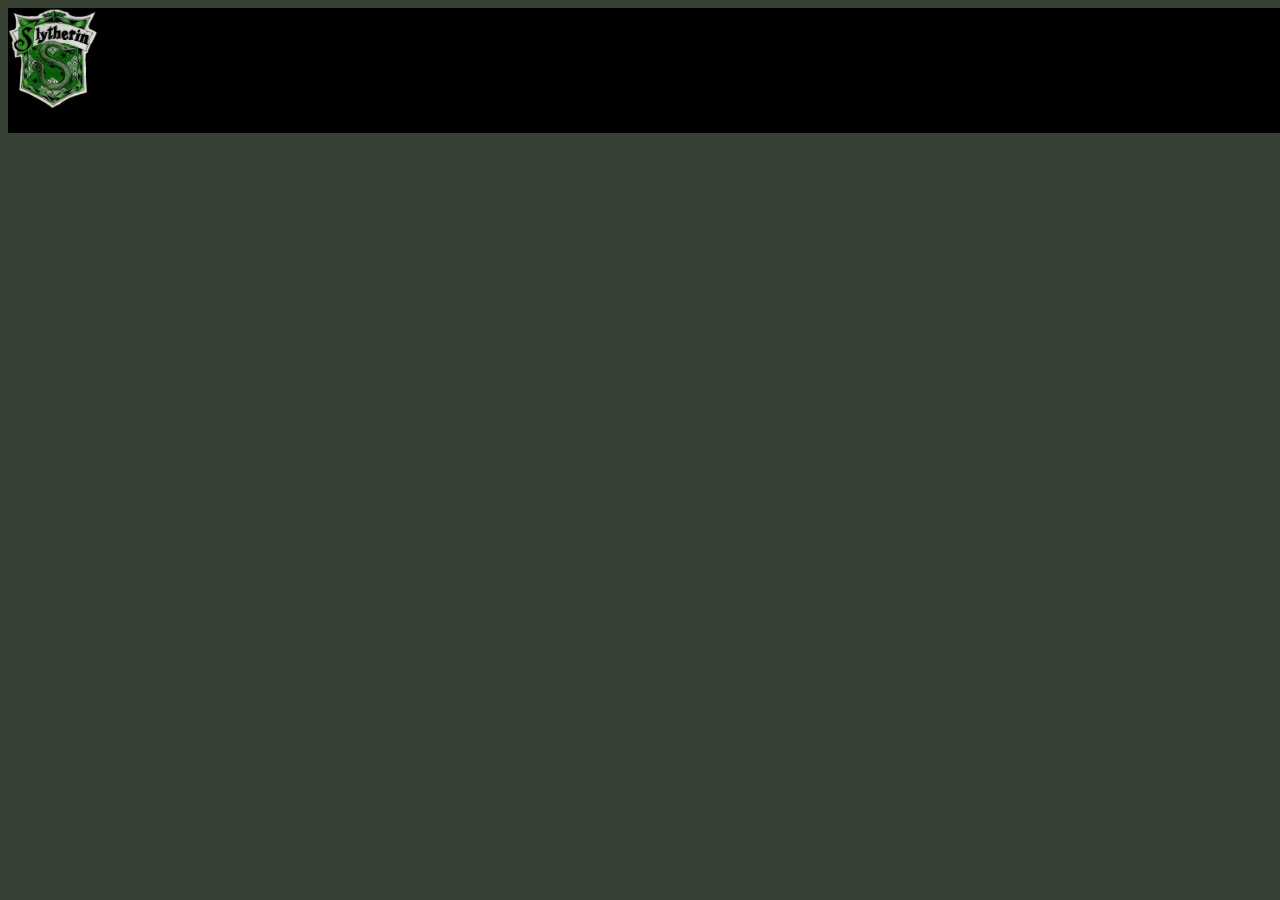
<file: ELO/index.html>
<!DOCTYPE html>
<html lang="pt-br">
<head>
    <meta charset="UTF-8">
    <meta http-equiv="X-UA-Compatible" content="IE=edge">
    <meta name="viewport" content="width=device-width, initial-scale=1.0">
    <title>eloize</title>
    <link rel="stylesheet" href="style.css">
</head>
<body>
    <div>

        <div class="sonserina">
            <img class="cobra" src="sonse.jpeg" alt="">
        </div>
    </div>
</body>
</html>
</file>
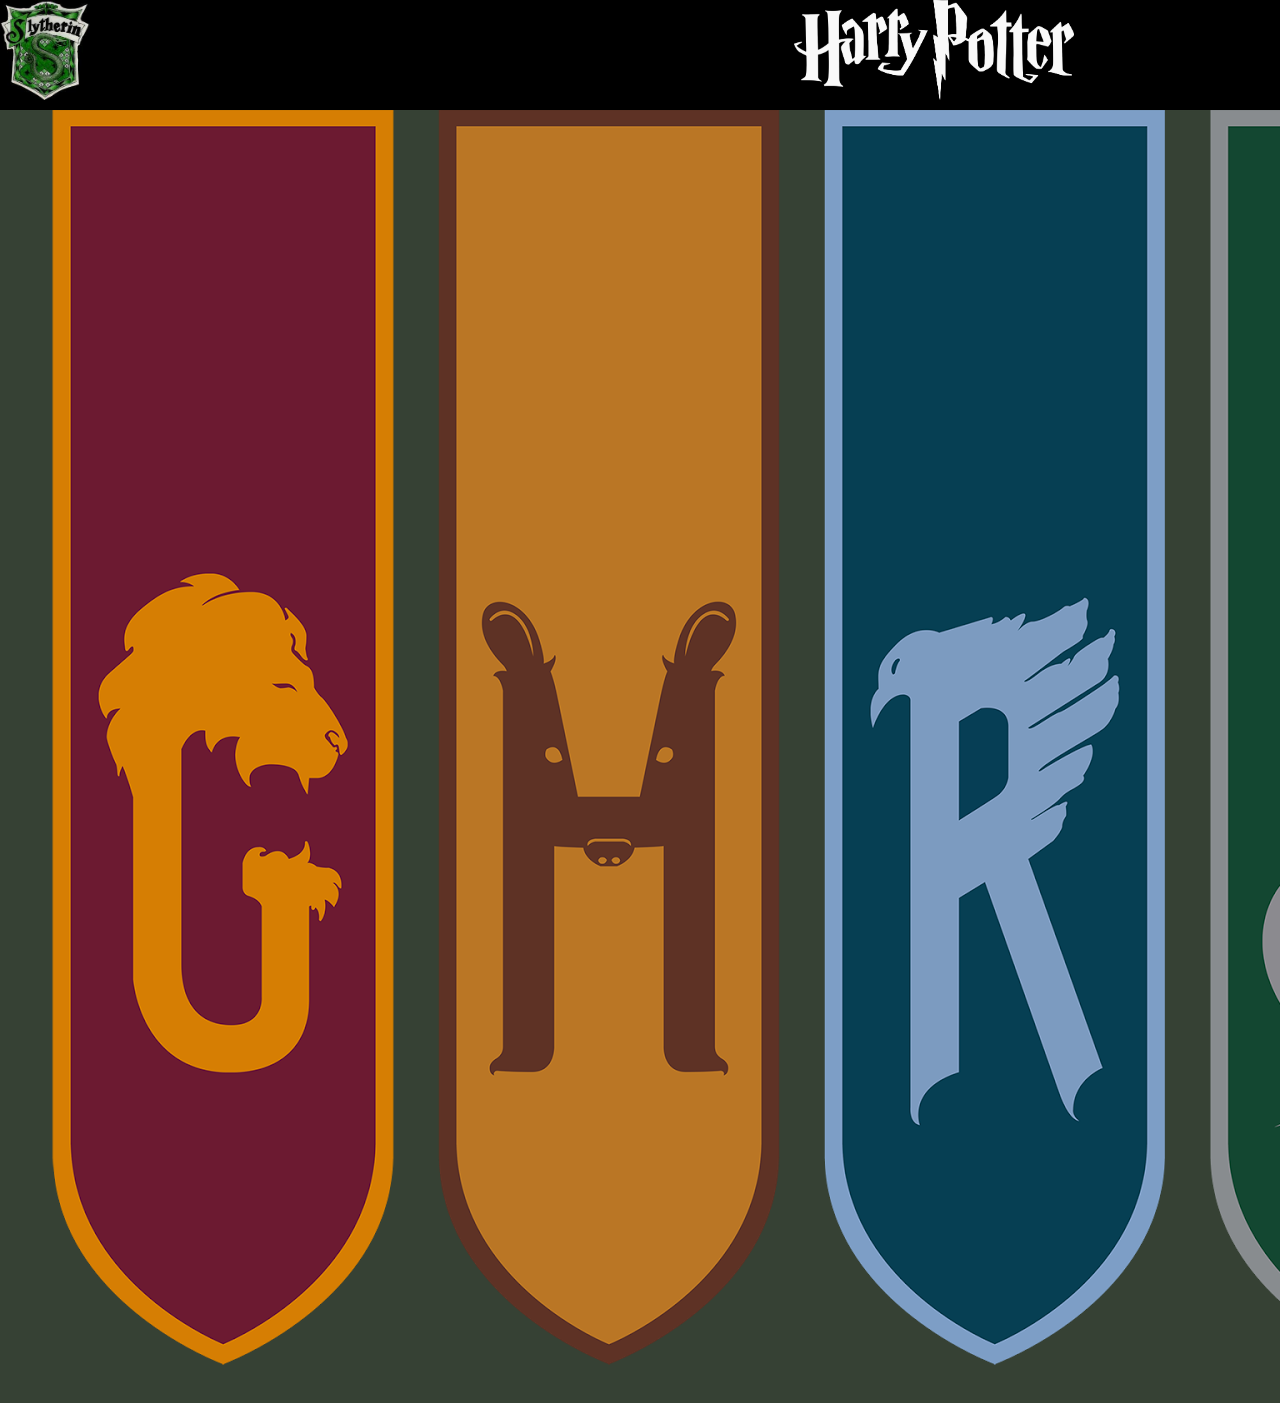
<file: ELO/elo/index.html>
<!DOCTYPE html>
<html lang="pt-br">
<head>
    <meta charset="UTF-8">
    <meta http-equiv="X-UA-Compatible" content="IE=edge">
    <meta name="viewport" content="width=device-width, initial-scale=1.0">
    <title>eloize</title>
    <link rel="stylesheet" href="style.css">
</head>
<body>
    <div>

        <div class="sonserina">
            <img class="cobra" src="sonse.jpeg" alt="">
            <img class="hp" src="hog.png" alt="">
        </div>
        <div class="todos">
            <img class="casas" src="casas.png" alt="">

        </div>
    </div>
</body>
</html>
</file>
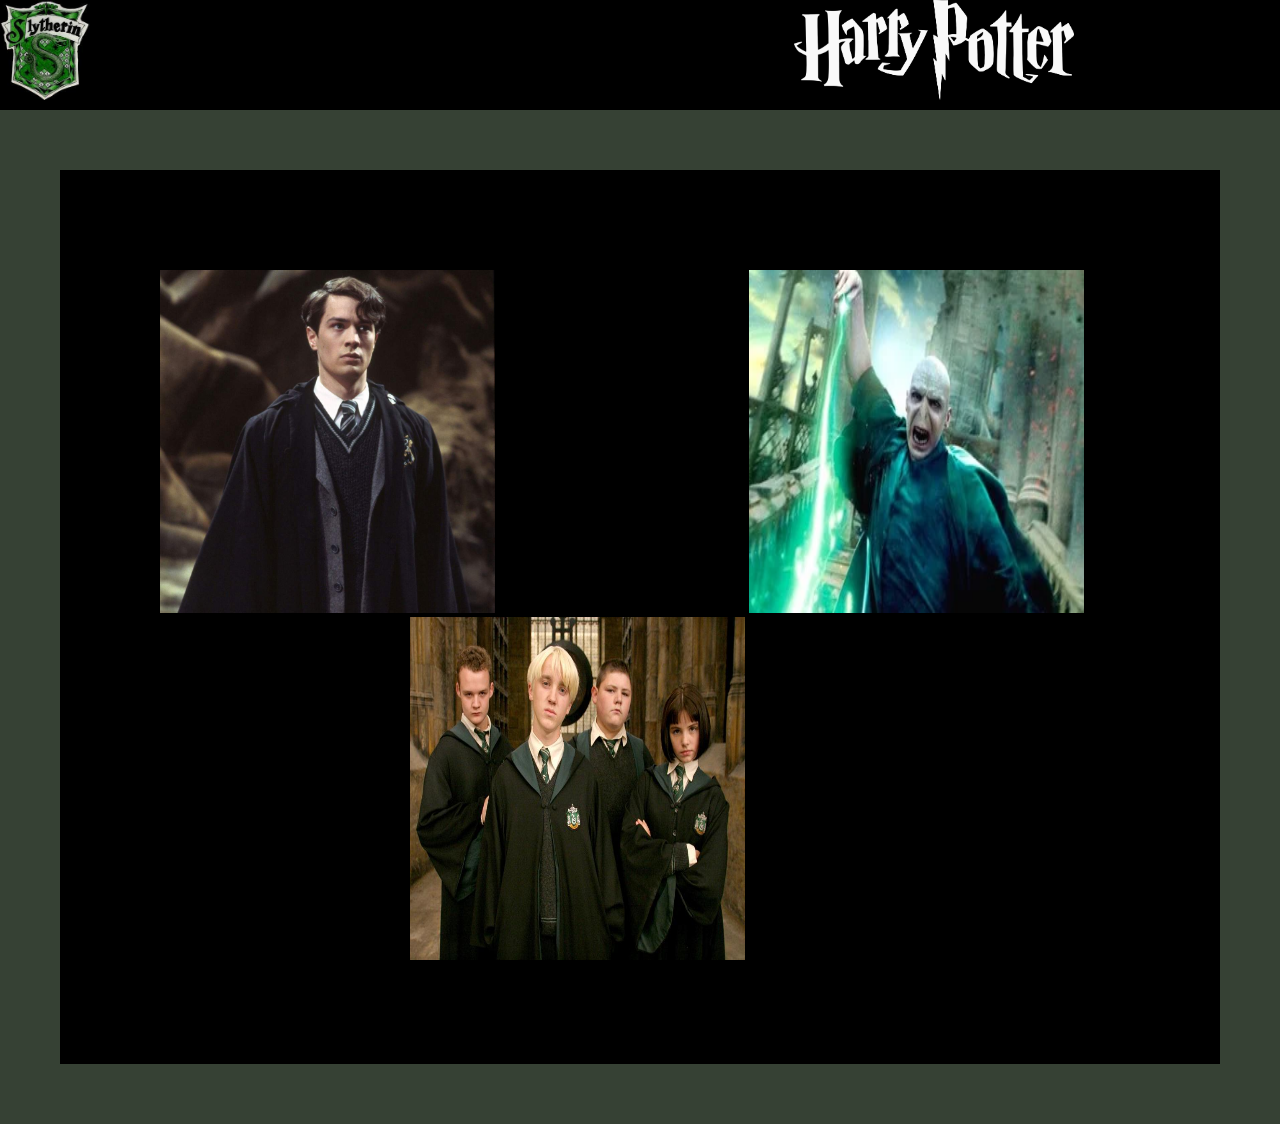
<file: ELO/elo/inddex.html>
<!DOCTYPE html>
<html lang="pt-br">
<head>
    <meta charset="UTF-8">
    <meta http-equiv="X-UA-Compatible" content="IE=edge">
    <meta name="viewport" content="width=device-width, initial-scale=1.0">
    <title>eloize</title>
    <link rel="stylesheet" href="style.css">
</head>
<body>
    <div>

        <div class="sonserina">
            <img class="cobra" src="sonse.jpeg" alt="">
            <img class="hp" src="hog.png" alt="">
        </div>
        <div>

            <div class="preto">
          
            <img class="tom" src="tom.jpg" alt="">
         
            <img class="vol" src="vol.jpg" alt=""> 
        
            <img class="casav" src="verde.jpg" alt="">
           
        
            </div>
            <div>
            
            </div>
        </div>

    </div>
</body>
</html>
</file>
<file: ELO/style.css>
@media(min-width:700px){
    body{background: #364134;
    }
    }
    .sonserina{ 
        width: 2000px;
height: 125px;
flex-shrink: 0;
background: #000;
    }
    .cobra{
        width: 90px;
height: 100px;
flex-shrink: 0;
    }
</file>
<file: ELO/elo/style.css>
*{
    margin: 0px;
}
body{
    background:  #364134;
    padding: 0px;
}
    .sonserina{ 
        width: 2000px;
height: 110px;
flex-shrink: 0;
background: #000;

    }
    .cobra{
        width: 90px;
height: 100px;
flex-shrink: 0;
    }
    .hp{
        width: 280px;
        height: 100px;
        flex-shrink: 0;
        margin-left: 700px;
    }
   .preto{
    background-color: #000;
    margin-top: 100px;
    padding: 100px;
    margin: 60px;
   }
 .tom{
    width: 335px;
    height: 343px;
 }
 .vol{
    width: 335px;
height: 343px;
margin-left: 250px;
 }
 .casav{
    width: 335px;
height: 343px;
margin-left: 250px;
 }
   
    @media(max-width :450px){
        body{ background-color: #364134;}
        *{
            margin: 0px;
        }
        body{
            background:  #364134;
            padding: 0px;
        }
            .sonserina{ 
                width: 450px;
                height: 61px;
                flex-shrink: 0;
        background: #000;
        
            }
            .cobra{
                width: 41px;
                height: 48px;
                flex-shrink: 0;
            }
            .hp{
                width: 129.028px;
                height: 41.186px;
                margin-left:120px;

            }
            
           
    }
</file>
